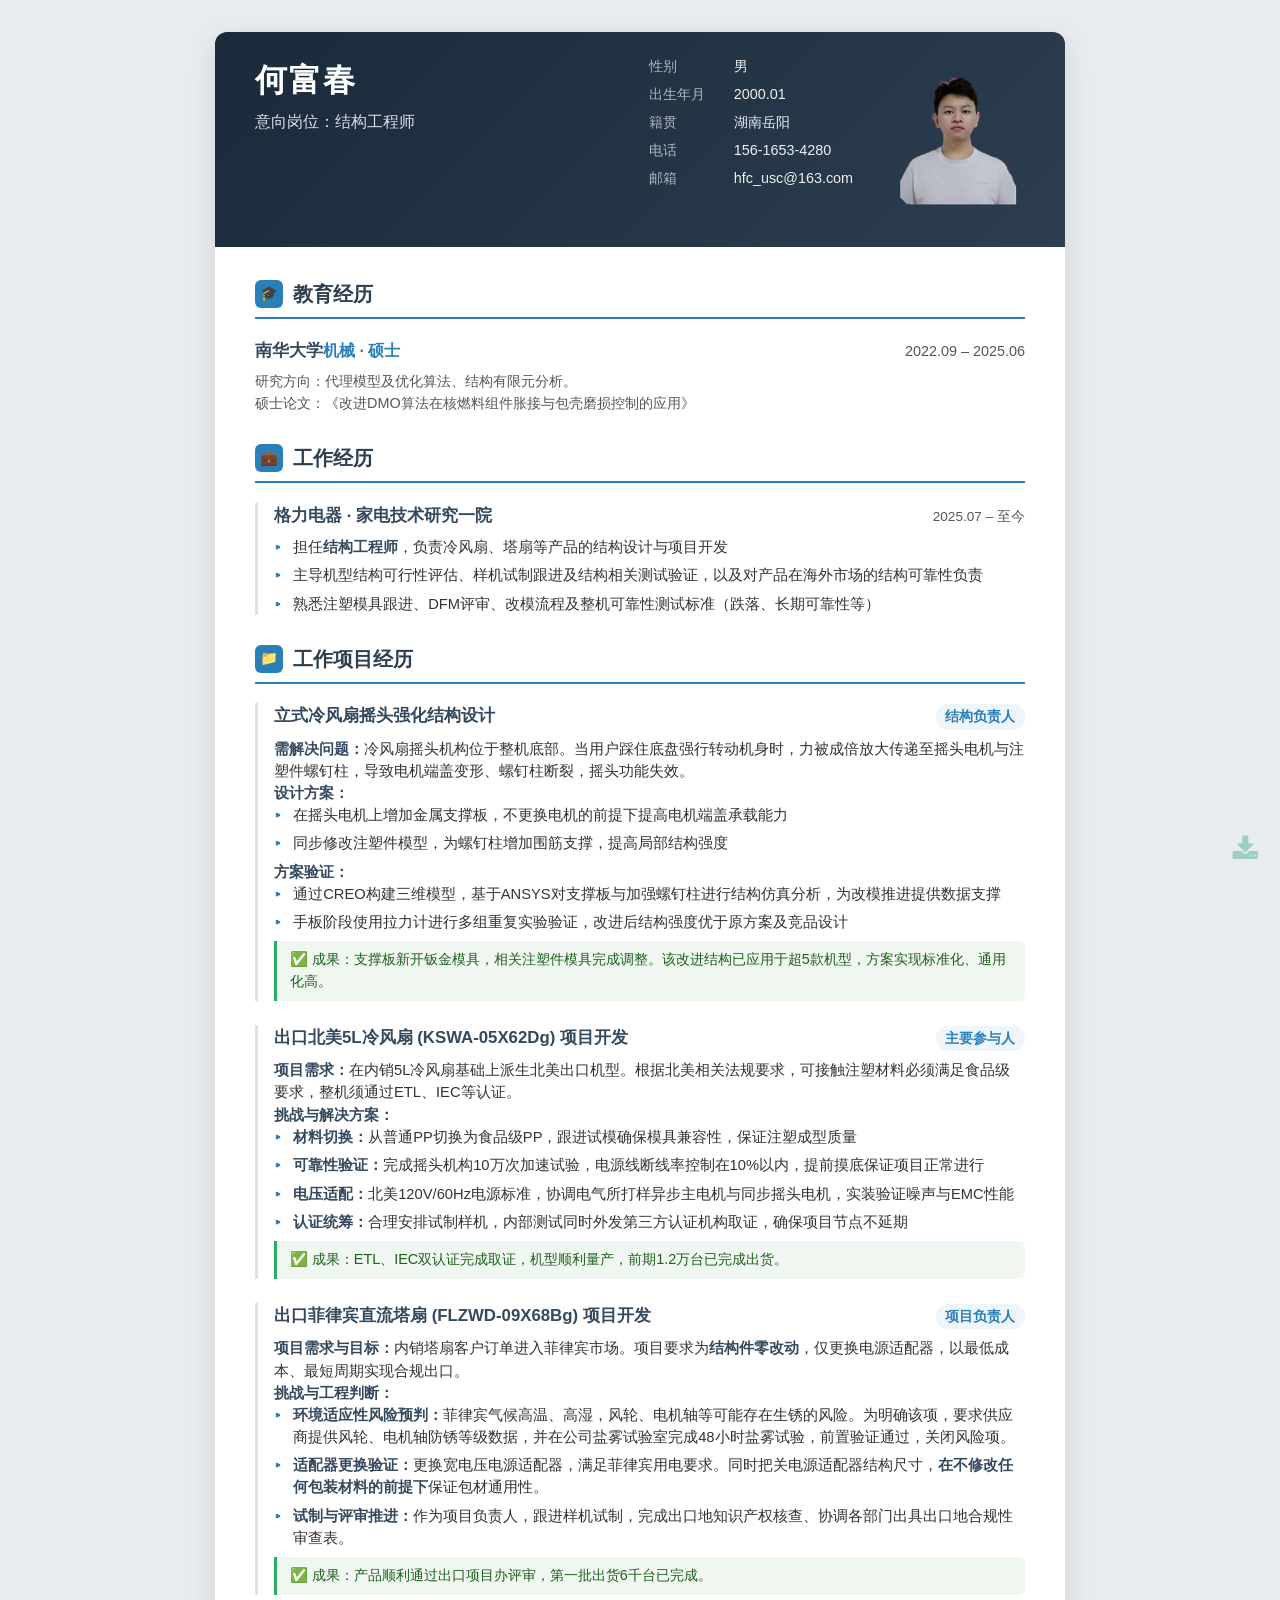
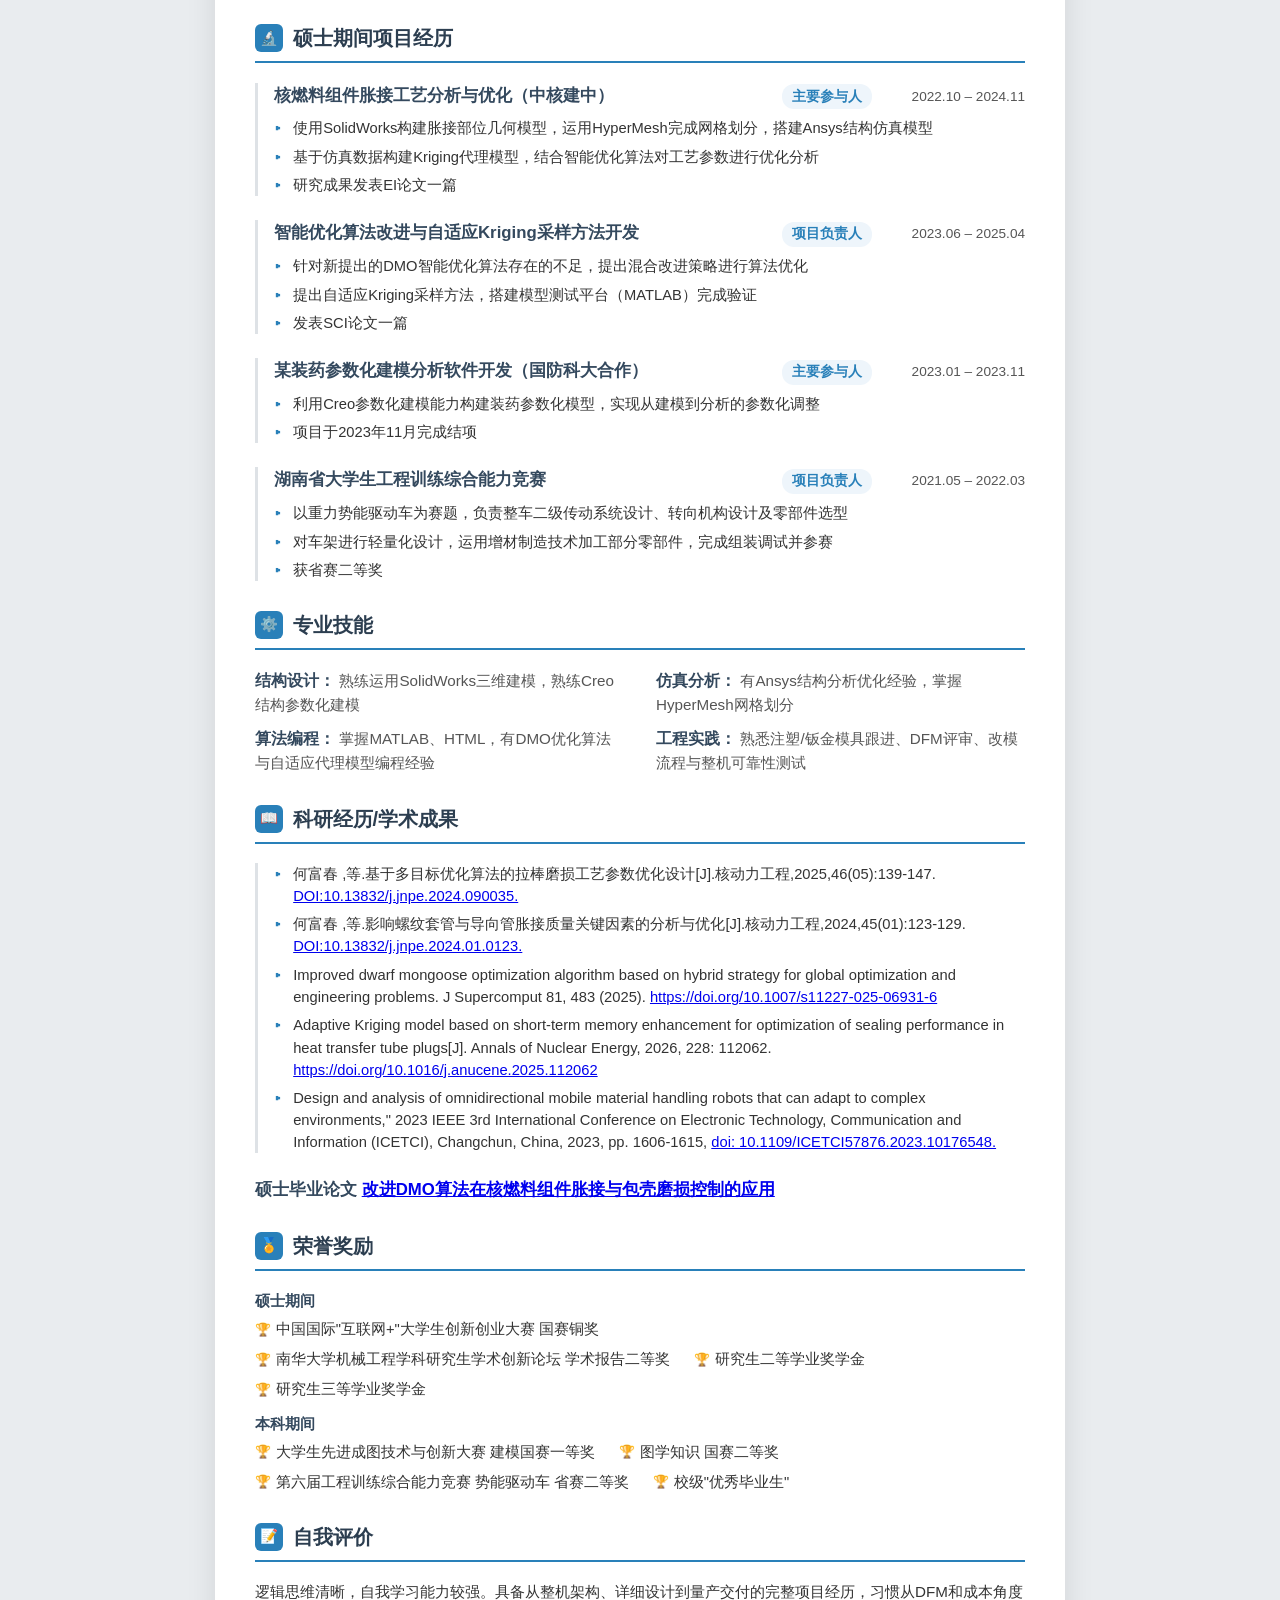
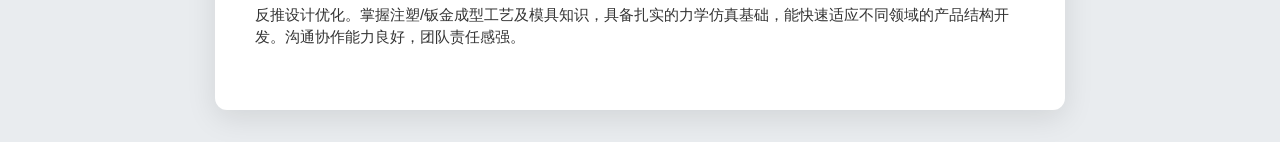
<file: index.html>
<!DOCTYPE html>
<html lang="zh-CN">
<head>
    <meta charset="UTF-8">
    <meta name="viewport" content="width=device-width, initial-scale=1.0">
    <title>何富春 - 结构设计工程师简历</title>
    <link rel="stylesheet" href="./CSS/web_decoration.css">
    <link rel="stylesheet" href="./icon/font/iconfont.css">
</head>
<body>
    <div class="resume">

        <!-- Header -->
        <div class="header">
            <div class="header-left">
                <h1>何富春</h1>
                <div class="subtitle">意向岗位：结构工程师</div>
            </div>
            <div></div>
            <div></div>
            <div></div>
            <div></div>
            <div></div>
            <div class="header-right">
                <span class="label">性别</span><span>男</span>
                <span class="label">出生年月</span><span>2000.01</span>
                <span class="label">籍贯</span><span>湖南岳阳</span>
                <!-- <span class="label">政治面貌</span><span>共青团员</span> -->
                <span class="label">电话</span><span>156-1653-4280</span>
                <span class="label">邮箱</span><span>hfc_usc@163.com</span>
            </div>
            <div class="img-call">
                <img src="img1.png" alt="">
            </div>
        </div>

        <!-- Content -->
        <div class="content">

            <!-- 教育经历 -->
            <div class="section">
                <div class="section-title">
                    <span class="icon">🎓</span> 教育经历
                </div>
                <div class="edu-item">
                    <span class="school">南华大学</span>
                    <span class="degree">机械 · 硕士</span>
                    <span class="date">2022.09 – 2025.06</span>
                </div>
                <div class="edu-desc">
                    研究方向：代理模型及优化算法、结构有限元分析。<br>
                    硕士论文：《改进DMO算法在核燃料组件胀接与包壳磨损控制的应用》
                </div>
            </div>

            <!-- 工作经历（新增） -->
            <div class="section">
                <div class="section-title">
                    <span class="icon">💼</span> 工作经历
                </div>
                <div class="item">
                    <div class="item-header">
                        <span class="item-title">格力电器 · 家电技术研究一院</span>
                        <span class="item-date">2025.07 – 至今</span>
                    </div>
                    <div class="item-body">
                        <ul>
                            <li>担任<span class="highlight">结构工程师</span>，负责冷风扇、塔扇等产品的结构设计与项目开发</li>
                            <li>主导机型结构可行性评估、样机试制跟进及结构相关测试验证，以及对产品在海外市场的结构可靠性负责</li>
                            <li>熟悉注塑模具跟进、DFM评审、改模流程及整机可靠性测试标准（跌落、长期可靠性等）</li>
                        </ul>
                    </div>
                </div>
            </div>

            <!-- 工作项目经历 -->
            <div class="section">
                <div class="section-title">
                    <span class="icon">📁</span> 工作项目经历
                </div>

                <!-- 项目1：摇头结构强化 -->
                <div class="item">
                    <div class="item-header">
                        <span class="item-title">立式冷风扇摇头强化结构设计</span>
                        <span class="item-role">结构负责人</span>
                    </div>
                    <div class="item-body">
                        <p><span class="highlight">需解决问题：</span>冷风扇摇头机构位于整机底部。当用户踩住底盘强行转动机身时，力被成倍放大传递至摇头电机与注塑件螺钉柱，导致电机端盖变形、螺钉柱断裂，摇头功能失效。</p>
                        <p><span class="highlight">设计方案：</span></p>
                        <ul>
                            <li>在摇头电机上增加金属支撑板，不更换电机的前提下提高电机端盖承载能力</li>
                            <li>同步修改注塑件模型，为螺钉柱增加围筋支撑，提高局部结构强度</li>
                        </ul>
                        <p><span class="highlight">方案验证：</span></p>
                        <ul>
                            <li>通过CREO构建三维模型，基于ANSYS对支撑板与加强螺钉柱进行结构仿真分析，为改模推进提供数据支撑</li>
                            <li>手板阶段使用拉力计进行多组重复实验验证，改进后结构强度优于原方案及竞品设计</li>
                        </ul>
                        <div class="result-box">
                            ✅ 成果：支撑板新开钣金模具，相关注塑件模具完成调整。该改进结构已应用于超5款机型，方案实现标准化、通用化高。
                        </div>
                    </div>
                </div>

                <!-- 项目2：出口北美冷风扇 -->
                <div class="item">
                    <div class="item-header">
                        <span class="item-title">出口北美5L冷风扇 (KSWA-05X62Dg) 项目开发</span>
                        <span class="item-role">主要参与人</span>
                    </div>
                    <div class="item-body">
                        <p><span class="highlight">项目需求：</span>在内销5L冷风扇基础上派生北美出口机型。根据北美相关法规要求，可接触注塑材料必须满足食品级要求，整机须通过ETL、IEC等认证。</p>
                        <p><span class="highlight">挑战与解决方案：</span></p>
                        <ul>
                            <li><span class="highlight">材料切换：</span>从普通PP切换为食品级PP，跟进试模确保模具兼容性，保证注塑成型质量</li>
                            <li><span class="highlight">可靠性验证：</span>完成摇头机构10万次加速试验，电源线断线率控制在10%以内，提前摸底保证项目正常进行</li>
                            <li><span class="highlight">电压适配：</span>北美120V/60Hz电源标准，协调电气所打样异步主电机与同步摇头电机，实装验证噪声与EMC性能</li>
                            <li><span class="highlight">认证统筹：</span>合理安排试制样机，内部测试同时外发第三方认证机构取证，确保项目节点不延期</li>
                        </ul>
                        <div class="result-box">
                            ✅ 成果：ETL、IEC双认证完成取证，机型顺利量产，前期1.2万台已完成出货。
                        </div>
                    </div>
                </div>

                <!-- 项目3：出口菲律宾直流塔扇（重点优化） -->
                <div class="item">
                    <div class="item-header">
                        <span class="item-title">出口菲律宾直流塔扇 (FLZWD-09X68Bg) 项目开发</span>
                        <span class="item-role">项目负责人</span>
                    </div>
                    <div class="item-body">
                        <p><span class="highlight">项目需求与目标：</span>内销塔扇客户订单进入菲律宾市场。项目要求为<span class="highlight">结构件零改动</span>，仅更换电源适配器，以最低成本、最短周期实现合规出口。</p>
                        <p><span class="highlight">挑战与工程判断：</span></p>
                        <ul>
                            <li><span class="highlight">环境适应性风险预判：</span>菲律宾气候高温、高湿，风轮、电机轴等可能存在生锈的风险。为明确该项，要求供应商提供风轮、电机轴防锈等级数据，并在公司盐雾试验室完成48小时盐雾试验，前置验证通过，关闭风险项。</li>
                            <li><span class="highlight">适配器更换验证：</span>更换宽电压电源适配器，满足菲律宾用电要求。同时把关电源适配器结构尺寸，<span class="highlight">在不修改任何包装材料的前提下</span>保证包材通用性。</li>
                            <li><span class="highlight">试制与评审推进：</span>作为项目负责人，跟进样机试制，完成出口地知识产权核查、协调各部门出具出口地合规性审查表。</li>
                        </ul>
                        <div class="result-box">
                            ✅ 成果：产品顺利通过出口项目办评审，第一批出货6千台已完成。
                        </div>
                    </div>
                </div>
            </div>

            <!-- 硕士期间项目经历 -->
            <div class="section">
                <div class="section-title">
                    <span class="icon">🔬</span> 硕士期间项目经历
                </div>

                <div class="item">
                    <div class="learn-header">
                        <span class="item-title">核燃料组件胀接工艺分析与优化（中核建中）</span>
                        <span class="item-role" >主要参与人</span>
                        <span class="item-date">2022.10 – 2024.11</span>
                    </div>
                    <div class="item-body">
                        <ul>
                            <li>使用SolidWorks构建胀接部位几何模型，运用HyperMesh完成网格划分，搭建Ansys结构仿真模型</li>
                            <li>基于仿真数据构建Kriging代理模型，结合智能优化算法对工艺参数进行优化分析</li>
                            <li>研究成果发表EI论文一篇</li>
                        </ul>
                    </div>
                </div>

                <div class="item">
                    <div class="learn-header">
                        <span class="item-title">智能优化算法改进与自适应Kriging采样方法开发</span>
                        <span class="item-role">项目负责人</span>
                        <span class="item-date">2023.06 – 2025.04</span>
                    </div>
                    <div class="item-body">
                        <ul>
                            <li>针对新提出的DMO智能优化算法存在的不足，提出混合改进策略进行算法优化</li>
                            <li>提出自适应Kriging采样方法，搭建模型测试平台（MATLAB）完成验证</li>
                            <li>发表SCI论文一篇</li>
                        </ul>
                    </div>
                </div>

                <div class="item">
                    <div class="learn-header">
                        <span class="item-title">某装药参数化建模分析软件开发（国防科大合作）</span>
                        <span class="item-role">主要参与人</span>
                        <span class="item-date">2023.01 – 2023.11</span>
                    </div>
                    <div class="item-body">
                        <ul>
                            <li>利用Creo参数化建模能力构建装药参数化模型，实现从建模到分析的参数化调整</li>
                            <li>项目于2023年11月完成结项</li>
                        </ul>
                    </div>
                </div>

                <div class="item">
                    <div class="learn-header">
                        <span class="item-title">湖南省大学生工程训练综合能力竞赛</span>
                        <span class="item-role">项目负责人</span>
                        <span class="item-date">2021.05 – 2022.03</span>
                    </div>
                    <div class="item-body">
                        <ul>
                            <li>以重力势能驱动车为赛题，负责整车二级传动系统设计、转向机构设计及零部件选型</li>
                            <li>对车架进行轻量化设计，运用增材制造技术加工部分零部件，完成组装调试并参赛</li>
                            <li>获省赛二等奖</li>
                        </ul>
                    </div>
                </div>
            </div>

            <!-- 专业技能 -->
            <div class="section">
                <div class="section-title">
                    <span class="icon">⚙️</span> 专业技能
                </div>
                <div class="skills-grid">
                    <div>
                        <span class="skill-cat">结构设计：</span>
                        <span class="skill-desc">熟练运用SolidWorks三维建模，熟练Creo结构参数化建模</span>
                    </div>
                    <div>
                        <span class="skill-cat">仿真分析：</span>
                        <span class="skill-desc">有Ansys结构分析优化经验，掌握HyperMesh网格划分</span>
                    </div>
                    <div>
                        <span class="skill-cat">算法编程：</span>
                        <span class="skill-desc">掌握MATLAB、HTML，有DMO优化算法与自适应代理模型编程经验</span>
                    </div>
                    <div>
                        <span class="skill-cat">工程实践：</span>
                        <span class="skill-desc">熟悉注塑/钣金模具跟进、DFM评审、改模流程与整机可靠性测试</span>
                    </div>
                </div>
            </div>

            <!-- 科研经历/学术成果 -->
            <div class="section">
                <div class="section-title">
                    <span class="icon">📖</span> 科研经历/学术成果
                </div>
                <div class="item">
                    <div class="item-body">
                        <ul>
                            <li> 何富春 ,等.基于多目标优化算法的拉棒磨损工艺参数优化设计[J].核动力工程,2025,46(05):139-147.
                                <a href="./paper/基于多目标优化算法的拉棒磨损工艺参数优化设计-何富春.pdf" target="_blank">DOI:10.13832/j.jnpe.2024.090035.</a> </li>
                            <li> 何富春 ,等.影响螺纹套管与导向管胀接质量关键因素的分析与优化[J].核动力工程,2024,45(01):123-129.
                                <a href="./paper/影响螺纹套管与导向管胀接质量关键因素的分析与优化-何富春.pdf" target="_blank">DOI:10.13832/j.jnpe.2024.01.0123.</a> </li>
                            <li> Improved dwarf mongoose optimization algorithm based on hybrid strategy for global optimization and engineering problems. J Supercomput 81, 483 (2025). 
                                <a href="./paper/Improved dwarf mongoose optimization algorithm based on hybrid strategy for global optimization and engineering problems.pdf" target="_blank">https://doi.org/10.1007/s11227-025-06931-6</a> </li>
                            <li> Adaptive Kriging model based on short-term memory enhancement for optimization of sealing performance in heat transfer tube plugs[J]. Annals of Nuclear Energy, 2026, 228: 112062.
                                <a href="./paper/Adaptive Kriging model based on short-term memory enhancement for optimization of sealing performance in heat transfer tube plugs.pdf" target="_blank"> https://doi.org/10.1016/j.anucene.2025.112062</a> </li>
                            <li> Design and analysis of omnidirectional mobile material handling robots that can adapt to complex environments," 2023 IEEE 3rd International Conference on Electronic Technology, Communication and Information (ICETCI), Changchun, China, 2023, pp. 1606-1615, 
                                <a href="./paper/Design and analysis of omnidirectional mobile material handling robots that can adapt to complex environments.pdf" target="_blank">doi: 10.1109/ICETCI57876.2023.10176548.</a> </li>
                        </ul>
                    </div>
                </div>
                <div class="learn-header">
                    <span class="item-title">硕士毕业论文 <a href="./paper/改进DMO算法在核燃料组件胀接与包壳磨损控制的应用.pdf">改进DMO算法在核燃料组件胀接与包壳磨损控制的应用</a></span>
                </div>
            </div>




            <!-- 荣誉奖励 -->
            <div class="section">
                <div class="section-title">
                    <span class="icon">🏅</span> 荣誉奖励
                </div>
                <div class="sub-section-title">硕士期间</div>
                <div class="award-list">
                    <span class="award-item">中国国际"互联网+"大学生创新创业大赛 国赛铜奖</span>
                    <span class="award-item">南华大学机械工程学科研究生学术创新论坛 学术报告二等奖</span>
                    <span class="award-item">研究生二等学业奖学金</span>
                    <span class="award-item">研究生三等学业奖学金</span>
                </div>
                <div class="sub-section-title">本科期间</div>
                <div class="award-list">
                    <span class="award-item">大学生先进成图技术与创新大赛 建模国赛一等奖</span>
                    <span class="award-item">图学知识 国赛二等奖</span>
                    <span class="award-item">第六届工程训练综合能力竞赛 势能驱动车 省赛二等奖</span>
                    <span class="award-item">校级"优秀毕业生"</span>
                </div>
            </div>

            <!-- 自我评价 -->
            <div class="section">
                <div class="section-title">
                    <span class="icon">📝</span> 自我评价
                </div>
                <p style="font-size:0.95rem; color:var(--text);">
                    逻辑思维清晰，自我学习能力较强。具备从整机架构、详细设计到量产交付的完整项目经历，习惯从DFM和成本角度反推设计优化。掌握注塑/钣金成型工艺及模具知识，具备扎实的力学仿真基础，能快速适应不同领域的产品结构开发。沟通协作能力良好，团队责任感强。
                </p>
            </div>
        </div>
        <div class="ToTop" >
            <a style="text-decoration: none;"><span class="iconfont_top icon-a1" id="toTopBtn"></span></a>
        </div>
        <div class="download_position">
            <a href="./paper/何富春 - 结构设计工程师简历.pdf" download="何富春 - 结构工程师简历.pdf" target="_blank" style="text-decoration: none;" title="下载PDF简历"><span class="iconfont_download icon-xiazaitubiao"></span></a>
        </div>
    </div>
    <script src="./JS/js_script.JS" defer></script>
    
</body>
</html>
</file>
<file: CSS/web_decoration.css>
/* 网页修饰文件   CSS */

:root {
            --primary: #2c3e50;
            --secondary: #34495e;
            --accent: #2980b9;
            --light-bg: #f8f9fa;
            --border: #dee2e6;
            --text: #333;
            --text-light: #555;
            --white: #ffffff;
            --font-main: 'Segoe UI', 'PingFang SC', 'Microsoft YaHei', 'Helvetica Neue', sans-serif;
            --font-heading: 'PingFang SC', 'Microsoft YaHei', 'Helvetica Neue', sans-serif;
            --radius: 8px;
            --shadow: 0 2px 8px rgba(0,0,0,0.06);
        }

        * {
            margin: 0;
            padding: 0;
            box-sizing: border-box;
        }

        body {
            font-family: var(--font-main);
            color: var(--text);
            background: #e9ecef;
            display: flex;
            justify-content: center;
            padding: 2rem 1rem;
            line-height: 1.5;
        }

        .resume {
            max-width: 850px;
            width: 100%;
            background: var(--white);
            border-radius: 12px;
            box-shadow: 0 8px 30px rgba(0,0,0,0.1);
            overflow: hidden;
        }

        /* Header */
        .header {
            background: linear-gradient(135deg, #1a2a3a 0%, #2c3e50 100%);
            color: var(--white);
            padding: 1.5rem 2.5rem;
            display: flex;
            justify-content: space-between;
            align-items: flex-start;
            flex-wrap: wrap;
            gap: 1.5rem;
        }

        .header-left h1 {
            font-family: var(--font-heading);
            font-size: 2rem;
            font-weight: 700;
            letter-spacing: 2px;
        }

        .header-left .subtitle {
            font-size: 1rem;
            opacity: 0.85;
            margin-top: 0.35rem;
            font-weight: 400;
        }

        .header-right {
            display: grid;
            grid-template-columns: auto auto;
            gap: 0.4rem 1.8rem;
            font-size: 0.9rem;
            opacity: 0.92;
            justify-content: left;
        }

        .header-right .label {
            font-weight: 300;
            opacity: 0.7;
        }

        .header-right span:not(.label) {
            font-weight: 500;
        }
       .img-call img{
            height: 160px;
       }

        /* Section Title */
        .section-title {
            display: flex;
            align-items: center;
            gap: 0.6rem;
            font-family: var(--font-heading);
            font-size: 1.25rem;
            font-weight: 700;
            color: var(--primary);
            margin-bottom: 1.2rem;
            padding-bottom: 0.5rem;
            border-bottom: 2px solid var(--accent);
        }

        .section-title .icon {
            width: 28px;
            height: 28px;
            background: var(--accent);
            color: white;
            border-radius: 6px;
            display: flex;
            align-items: center;
            justify-content: center;
            font-size: 0.9rem;
        }

        /* Main Content */
        .content {
            padding: 2rem 2.5rem;
        }

        .section {
            margin-bottom: 1.8rem;
        }

        /* Education */
        .edu-item {
            display: flex;
            justify-content: space-between;
            align-items: baseline;
            flex-wrap: wrap;
            margin-bottom: 0.5rem;
        }

        .edu-item .school {
            font-weight: 700;
            font-size: 1.05rem;
            color: var(--secondary);
        }

        .edu-item .degree {
            color: var(--accent);
            font-weight: 600;
        }

        .edu-item .date {
            font-size: 0.9rem;
            color: var(--text-light);
            margin-left: auto;
        }

        .edu-desc {
            color: var(--text-light);
            font-size: 0.9rem;
            margin-top: 0.2rem;
        }

        /* Work & Project Items */
        .item {
            margin-bottom: 1.5rem;
            padding-left: 1rem;
            border-left: 3px solid var(--border);
            transition: border-color 0.2s;
        }

        .item:hover {
            border-left-color: var(--accent);
        }

        .item-header {
            display: flex;
            justify-content: space-between;
            align-items: baseline;
            flex-wrap: wrap;
            margin-bottom: 0.5rem;
        }
        .learn-header{
            display: flex;
            justify-content: space-between;
            align-items: baseline;
            flex-wrap: wrap;
            margin-bottom: 0.5rem;
        }
        .learn-header >:first-child{
            margin-right: auto;
        }
        .learn-header > :nth-child(2) {
             margin-right: 40px;   /* 固定间距，可以改成任意值，如 1rem, 16px 等 */
        }

        .item-title {
            font-weight: 700;
            font-size: 1.05rem;
            color: var(--secondary);
        }

        .item-role {
            font-weight: 600;
            color: var(--accent);
            font-size: 0.85rem;
            background: #eef5fb;
            padding: 0.15rem 0.6rem;
            border-radius: 12px;
            white-space: nowrap;
        }

        .item-date {
            font-size: 0.85rem;
            color: var(--text-light);
        }

        .item-body {
            color: var(--text);
            font-size: 0.92rem;
        }

        .item-body ul {
            list-style: none;
            padding: 0;
        }

        .item-body ul li {
            position: relative;
            padding-left: 1.2rem;
            margin-bottom: 0.4rem;
        }

        .item-body ul li::before {
            content: "▸";
            position: absolute;
            left: 0;
            color: var(--accent);
            font-weight: bold;
        }

        .item-body .highlight {
            font-weight: 600;
            color: var(--secondary);
        }

        .item-body .result-box {
            margin-top: 0.5rem;
            background: #f0f7f0;
            border-left: 3px solid #27ae60;
            padding: 0.5rem 0.8rem;
            border-radius: 0 6px 6px 0;
            font-weight: 500;
            color: #1e5f1e;
            font-size: 0.9rem;
        }

        /* Skills */
        .skills-grid {
            display: grid;
            grid-template-columns: 1fr 1fr;
            gap: 0.6rem 2rem;
        }

        .skill-cat {
            font-weight: 700;
            color: var(--secondary);
        }

        .skill-desc {
            color: var(--text-light);
            font-size: 0.95rem;
        }

        /* Awards */
        .award-list {
            display: flex;
            flex-wrap: wrap;
            gap: 0.5rem 1.5rem;
        }

        .award-item {
            font-size: 0.92rem;
            color: var(--text);
            display: flex;
            align-items: center;
            gap: 0.3rem;
        }

        .award-item::before {
            content: "🏆";
            font-size: 0.8rem;
        }

        .sub-section-title {
            font-weight: 700;
            color: var(--secondary);
            margin-top: 0.8rem;
            margin-bottom: 0.3rem;
            font-size: 0.95rem;
        }

        .ToTop {
            position: fixed;
            bottom: 70px;
            right: 20px;
        }
        
        .download_position{
            position: fixed;
            bottom: 30px;
            right: 20px;
        }

        @media print {
            body {
                background: white;
                padding: 0;
            }
            .resume {
                box-shadow: none;
                border-radius: 0;
                max-width: 100%;
            }
        }

        @media (max-width: 600px) {
            .header {
                padding: 1.5rem;
            }
            .content {
                padding: 1.5rem;
            }
            .header-right {
                grid-template-columns: 1fr;
            }
            .skills-grid {
                grid-template-columns: 1fr;
            }
        }
        /* 推荐写法：同时兼容新旧浏览器 */
        @media print {
        * {
            -webkit-print-color-adjust: exact !important; /* 用于 Chrome、Safari、Edge */
            print-color-adjust: exact !important;        /* 现代浏览器标准属性 */
        }
        }
</file>
<file: icon/font/iconfont.css>
@font-face {
  font-family: "iconfont"; /* Project id  */
  src: url('iconfont.ttf?t=1777171435313') format('truetype');
}

.iconfont_top {
  font-family: "iconfont" !important;
  font-size: 33px;
  font-style: normal;
  -webkit-font-smoothing: antialiased;
  -moz-osx-font-smoothing: grayscale;
  color: rgb(107, 182, 211);
  opacity: 0;
}

.iconfont_top.show {
    opacity: 0.1;
    visibility: visible;
}

.iconfont_top:hover{
  opacity: 1;
  transform: scale(2);
  transform:  translateY(-3px);
  transition: transform 0.5s;
}

.iconfont_download {
  font-family: "iconfont" !important;
  font-size: 30px;
  font-style: normal;
  -webkit-font-smoothing: antialiased;
  -moz-osx-font-smoothing: grayscale;
  color: rgb(84, 177, 149);
  opacity: 0.5;
}

.iconfont_download:hover{
  opacity: 1;
  transform:  translateY(-3px);
  transition: transform 0.5s;
}

.icon-a1:before {
  content: "\e939";
}

.icon-xiazaitubiao:before {
  content: "\e618";
}
</file>
